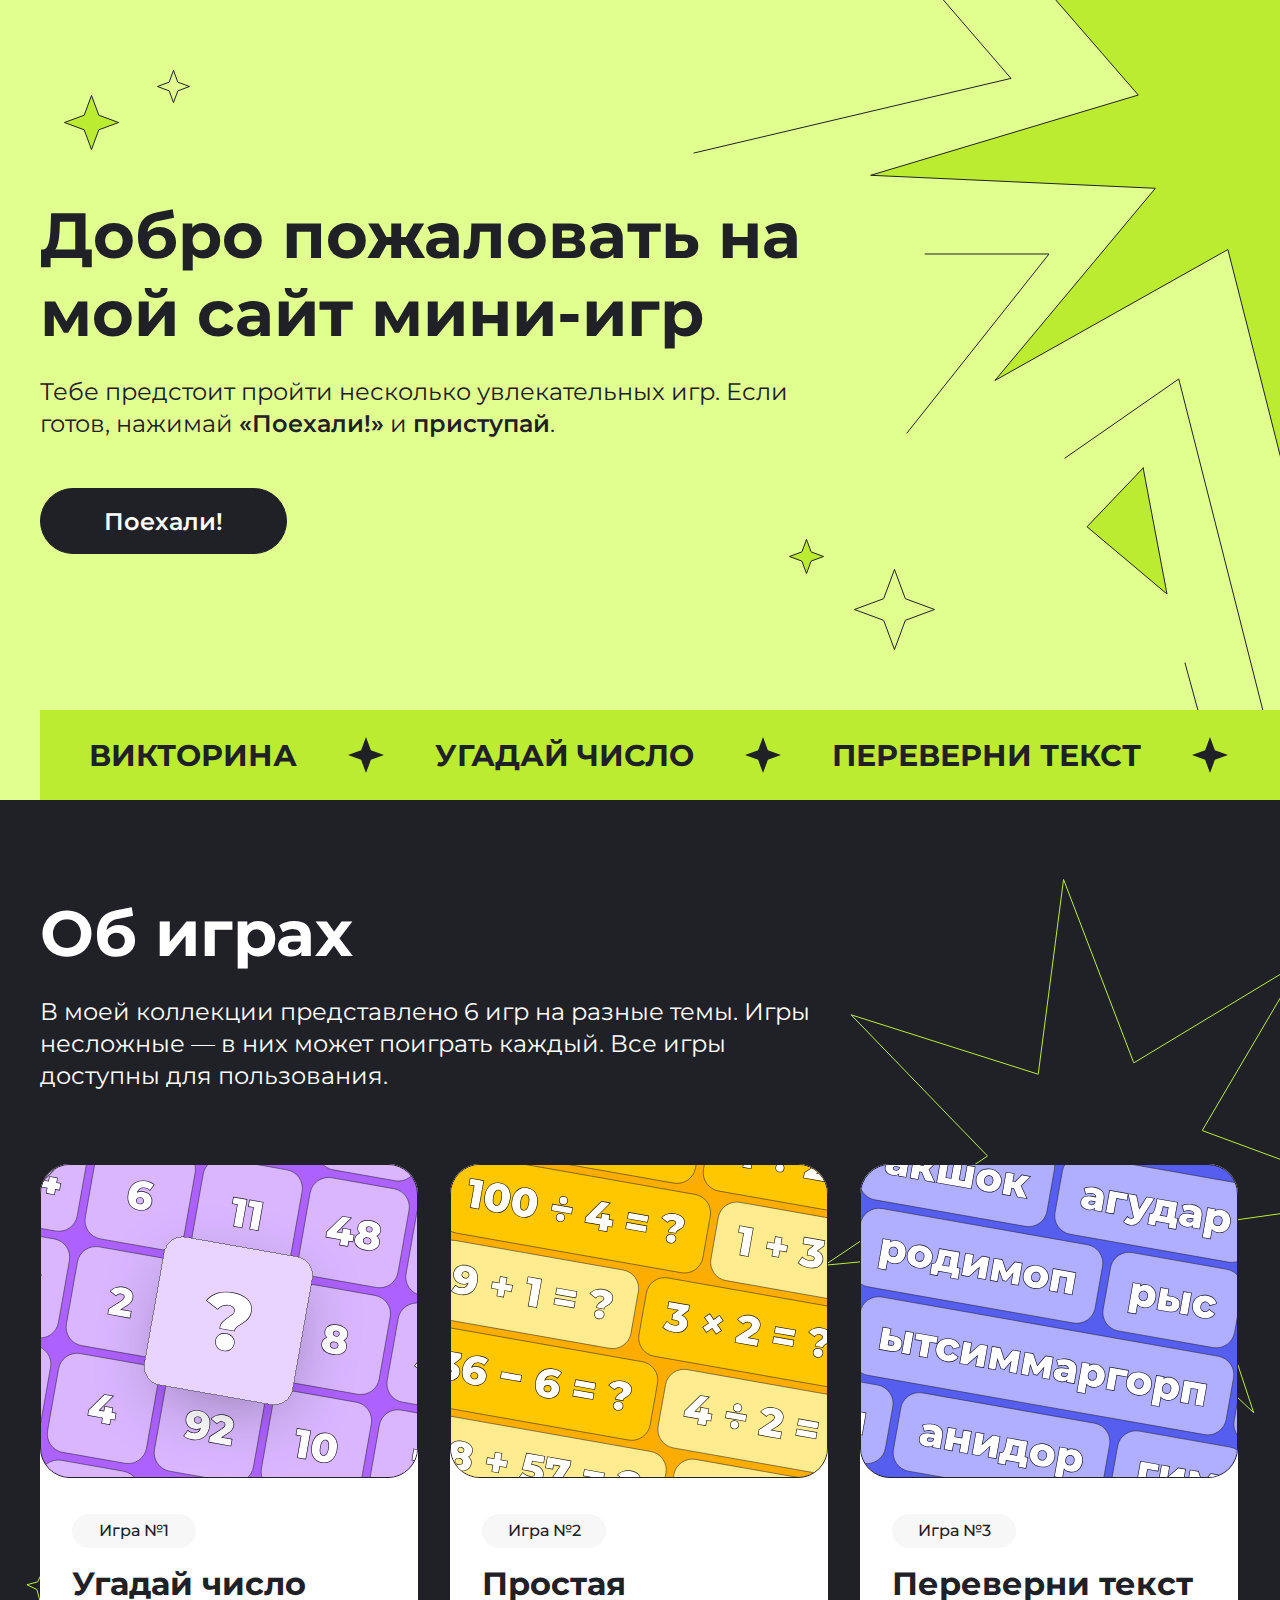
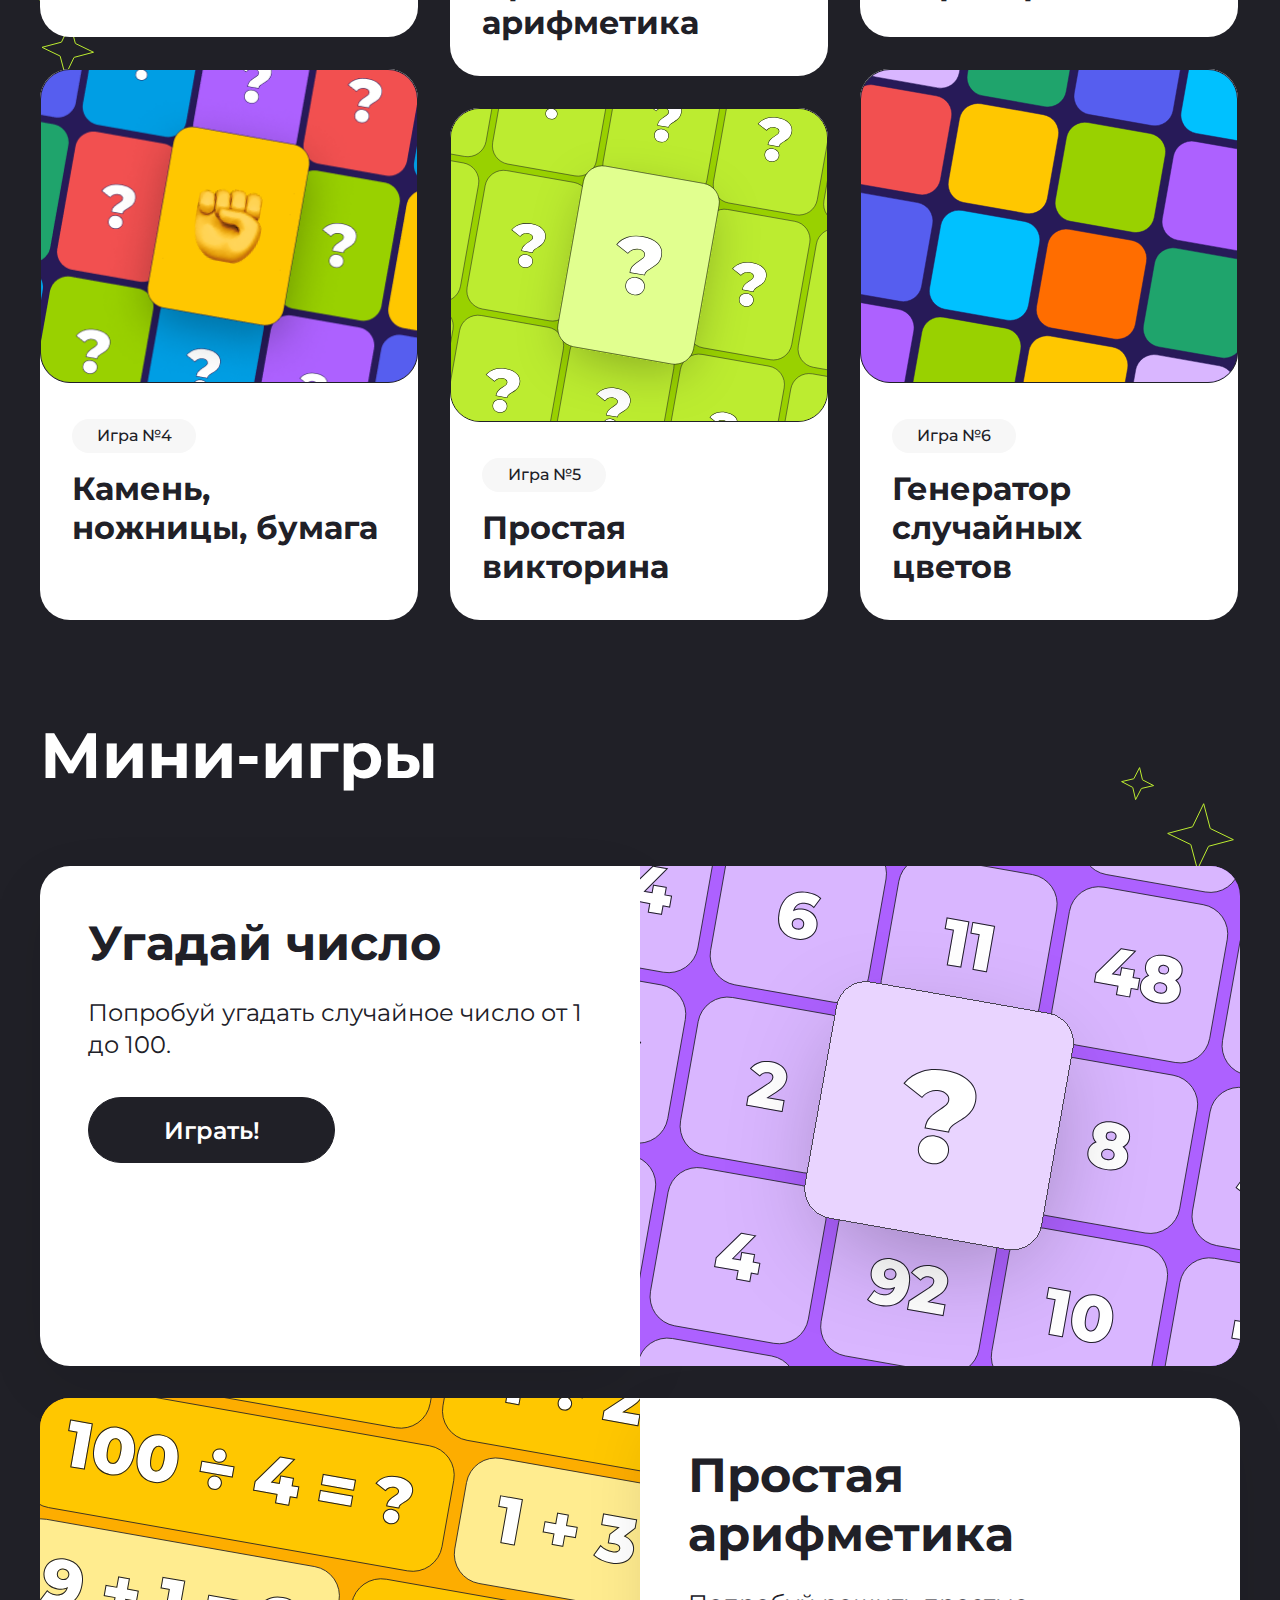
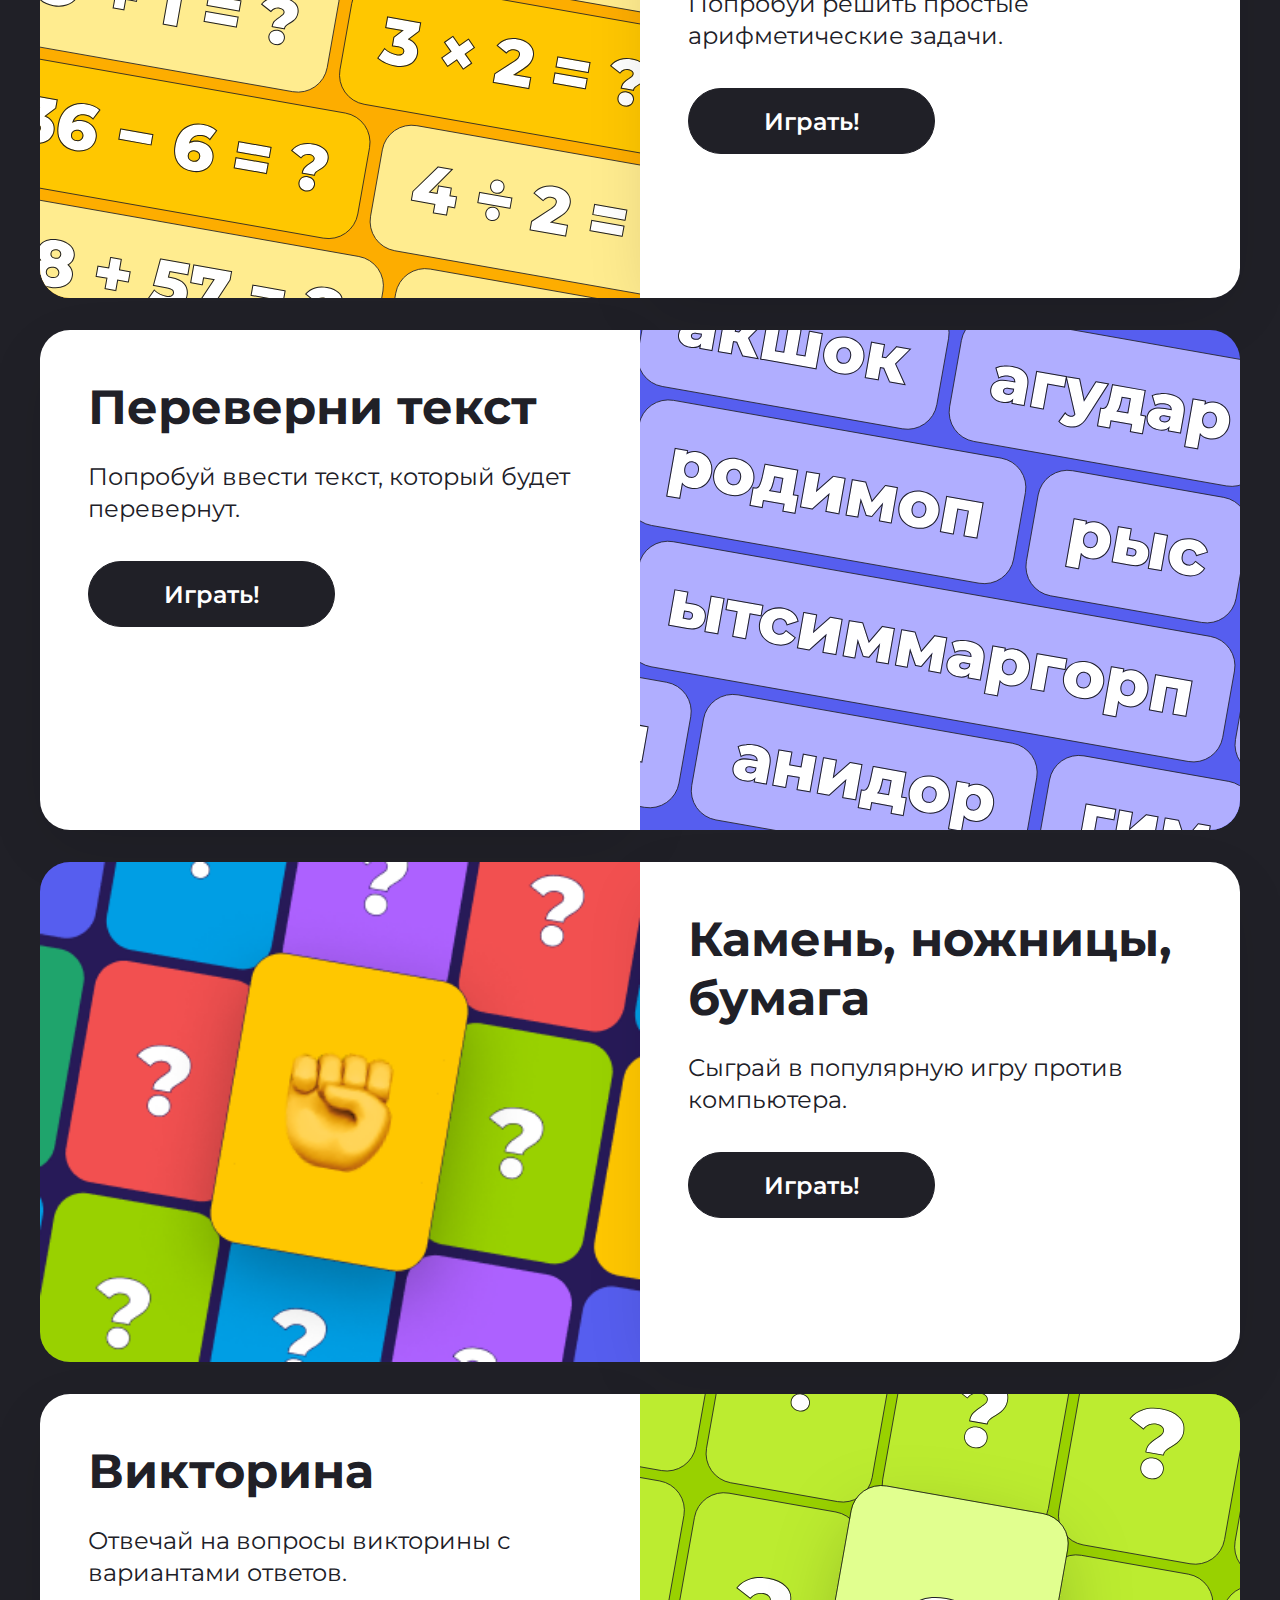
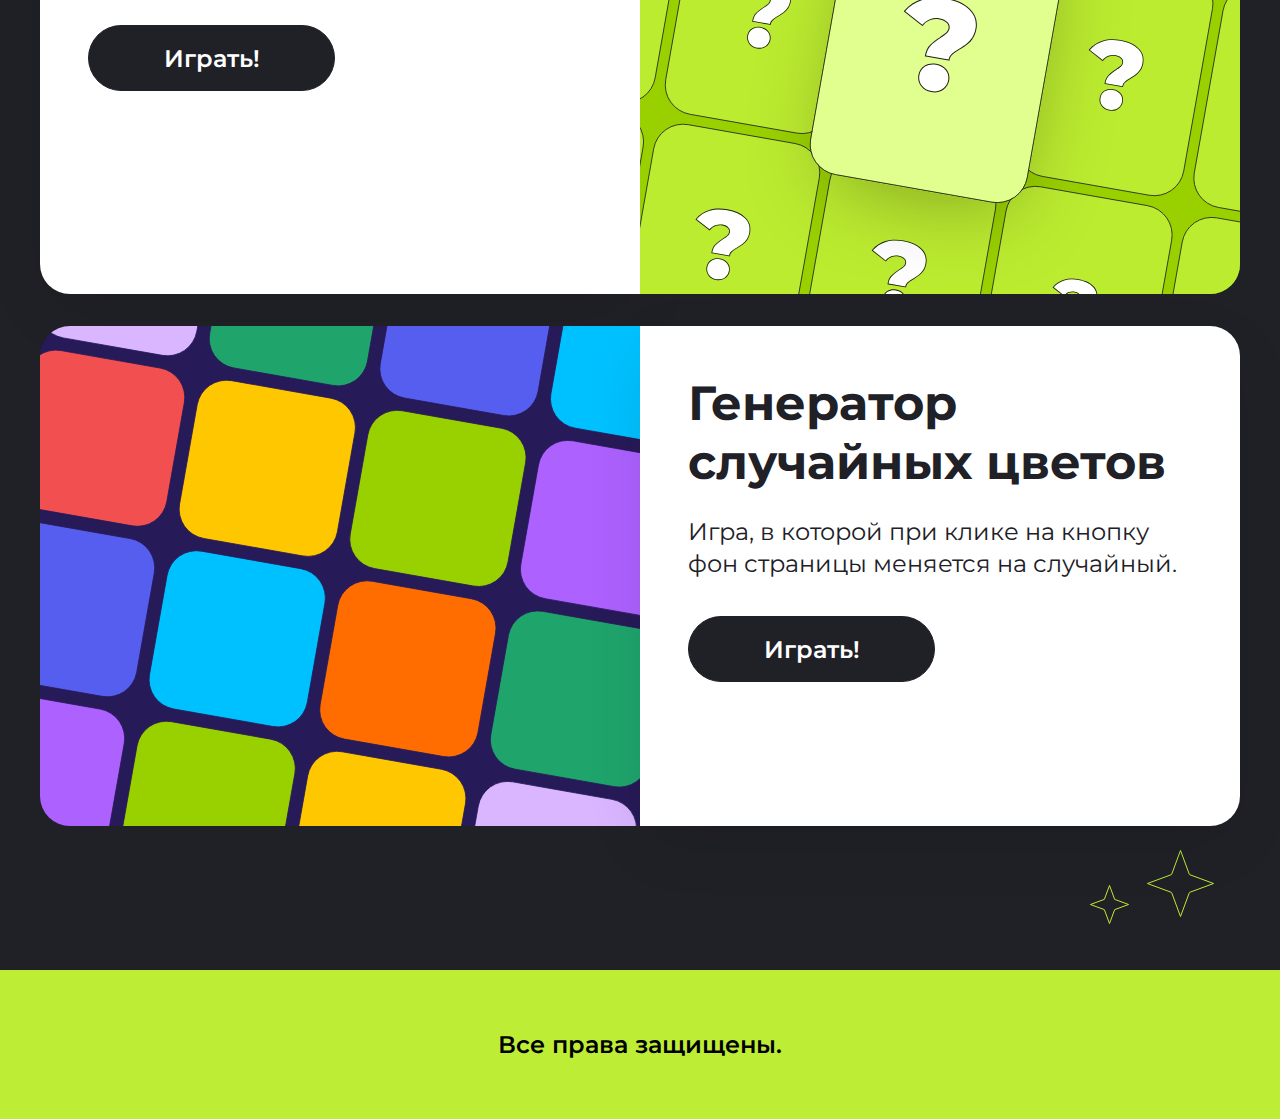
<file: index.html>
<!DOCTYPE html>
<html lang="en">
<head>
    <meta charset="UTF-8">
    <meta name="viewport" content="width=device-width, initial-scale=1.0">
    <title>Сайт мини-игр</title>
    <link rel="preconnect" href="https://fonts.googleapis.com">
    <link rel="preconnect" href="https://fonts.gstatic.com" crossorigin>
    <link href="https://fonts.googleapis.com/css2?family=Montserrat:ital,wght@0,100..900;1,100..900&display=swap" rel="stylesheet">    <link rel="stylesheet" href="style.css">
</head>
<body>
    <section class="top center">
        <div class="top__box">
            <h1 class="top__box-header">Добро пожаловать на мой сайт мини-игр</h1>
            <p class="top__box-text">Тебе предстоит пройти несколько увлекательных игр. Если готов, нажимай <span class="top__box-text-bold">«Поехали!»</span> и <span class="top__box-text-bold">приступай</span>.</p>
            <a class="top__box-btn button" href="#go">Поехали!</a>
            <a class="top__box-mini button" href="#mini">Поехали!</a>
        </div>
        <div class="top__animation anima">
            <h2 class="top__animation-titel">Викторина</h2>
            <img class="top__animation-image" src="img/Star.svg" alt="star">
            <h2 class="top__animation-titel">Угадай число</h2>
            <img class="top__animation-image" src="img/Star.svg" alt="star">
            <h2 class="top__animation-titel">Переверни текст</h2>
            <img class="top__animation-image" src="img/Star.svg" alt="star">
            <h2 class="top__animation-titel">Простая арифметика</h2>
            <img class="top__animation-image" src="img/Star.svg" alt="star">
            <h2 class="top__animation-titel">Камень, ножницы, бумага</h2>
            <img class="top__animation-image" src="img/Star.svg" alt="star">
            <h2 class="top__animation-titel">Генератор случайных чисел</h2>
            <img class="top__animation-image" src="img/Star.svg" alt="star">
        </div>
    </section>
    <section class="games center">
        <div class="games__box">
            <h1 class="games__box-header" id="go">Об играх</h1>
            <p class="games__box-text">В моей коллекции представлено 6 игр на разные темы. Игры несложные — в них может поиграть каждый. Все игры доступны для пользования.</p> 
        </div>
        <div class="games__product">
            <div class="games__product-container">
                <a href="#Number" class="games__product-link" style="height: 473px;">
                    <article class="games__product-box">
                        <img class="games__product-img games__product-Number" src="img/№1.svg" alt="Угадай число">
                        <div class="games__product-text">
                            <p class="games__product-text-number">Игра №1</p>
                            <h3 class="games__product-text-header">Угадай число</h3>   
                        </div>
                    </article>
                </a>
                <a href="#Rochambeau" class="games__product-link" style="height: 551px;">
                    <article class="games__product-box">
                        <img class="games__product-img games__product-Rochambeau" src="img/№4.png" alt="Камень, ножницы, бумага">
                        <div class="games__product-text">
                            <p class="games__product-text-number">Игра №4</p>
                            <h3 class="games__product-text-header">Камень, ножницы, бумага</h3>   
                        </div>
                    </article>
                </a>
            </div>
            <div class="games__product-container">
                <a href="#Math" class="games__product-link" style="height: 512px;">
                    <article class="games__product-box">
                        <img class="games__product-img games__product-Math" src="img/№2.svg" alt="Угадай число">
                            <div class="games__product-text">
                            <p class="games__product-text-number">Игра №2</p>
                            <h3 class="games__product-text-header">Простая арифметика</h3>   
                        </div>
                    </article>
                </a>
                <a href="#Quiz" class="games__product-link" style="height: 512px;">
                    <article class="games__product-box">
                        <img class="games__product-img games__product-Quiz" src="img/№5.svg" alt="Простая викторина">
                        <div class="games__product-text">
                            <p class="games__product-text-number">Игра №5</p>
                            <h3 class="games__product-text-header">Простая викторина</h3>   
                        </div>
                    </article>
                </a>
            </div>
            <div class="games__product-container">
                <a href="#Turning" class="games__product-link" style="height: 473px;">
                    <article class="games__product-box">
                        <img class="games__product-img games__product-Turning" src="img/№3.svg" alt="Переверни текст">
                        <div class="games__product-text">
                            <p class="games__product-text-number">Игра №3</p>
                            <h3 class="games__product-text-header">Переверни текст</h3>   
                        </div>
                    </article>
                </a>
                <a href="#Generator" class="games__product-link" style="height: 551px;">
                    <article class="games__product-box">
                        <img class="games__product-img games__product-Generator" src="img/№6.svg" alt="Генератор случайных цветов">
                        <div class="games__product-text">
                            <p class="games__product-text-number">Игра №6</p>
                            <h3 class="games__product-text-header">Генератор случайных цветов</h3>   
                        </div>
                    </article>
                </a>
            </div>
        </div>
    </section>
    <section class="mini center">
        <h1 id="mini" class="mini__header">Мини-игры</h1>
        <div class="mini__large">
            <article id="Number" class="mini__product">
                <div class="mini__box mini__left">
                    <h2 class="mini__box-header">Угадай число</h2>
                    <p class="mini__box-text">Попробуй угадать случайное число от 1 до 100.</p>
                    <a class="mini__box-btn button" href="Games/Number/Number.html">Играть!</a>
                </div>
                <img class="mini__product-left mini__product-Number" src="img/№1.svg" alt="Угадай число">
            </article>
            <article id="Math" class="mini__product product">
                <img class="mini__product-right mini__product-Math" src="img/№2.svg" alt="Простая арифметика">
                <div class="mini__box mini__right">
                    <h2 class="mini__box-header">Простая арифметика</h2>
                    <p class="mini__box-text">Попробуй решить простые арифметические задачи.</p>
                    <a class="mini__box-btn button" href="Games/Math/Math.html">Играть!</a>
                </div>
            </article>
            <article id="Turning" class="mini__product">
                <div class="mini__box mini__left">
                    <h2 class="mini__box-header">Переверни текст</h2>
                    <p class="mini__box-text">Попробуй ввести текст, который будет перевернут.</p>
                    <a class="mini__box-btn button" href="Games/Turning/Turning.html">Играть!</a>
                </div>
                <img class="mini__product-left mini__product-Turning" src="img/№3.svg" alt="Переверни текст">
            </article>
            <article id="Rochambeau" class="mini__product product">
                <img class="mini__product-right mini__product-Rochambeau" src="img/№4.png" alt="Камень, ножницы, бумага">
                <div class="mini__box mini__right">
                    <h2 class="mini__box-header">Камень, ножницы, бумага</h2>
                    <p class="mini__box-text">Сыграй в популярную игру против компьютера.</p>
                    <a class="mini__box-btn button" href="Games/Rochambeau/Rochambeau.html">Играть!</a>
                </div>
            </article>
            <article id="Quiz" class="mini__product">
                <div class="mini__box mini__left">
                    <h2 class="mini__box-header">Викторина</h2>
                    <p class="mini__box-text">Отвечай на вопросы викторины с вариантами ответов.</p>
                    <a class="mini__box-btn button" href="Games/Quiz/Quiz.html">Играть!</a>
                </div>
                <img class="mini__product-left mini__product-Quiz" src="img/№5.svg" alt="Викторина">
            </article>
            <article id="Generator" class="mini__product product">
                <img class="mini__product-right mini__product-Generator" src="img/№6.svg" alt="Генератор случайных цветов">
                <div class="mini__box mini__right">
                    <h2 class="mini__box-header">Генератор случайных цветов</h2>
                    <p class="mini__box-text">Игра, в которой при клике на кнопку фон страницы меняется на случайный.</p>
                    <a class="mini__box-btn button" href="Games/Generator/Generator.html">Играть!</a>
                </div>
            </article>
        </div>
    </section>
    <footer class="footer center">
        <h3 class="footer__header">Все права защищены.</h3>
    </footer>
</body>
</html>
</file>
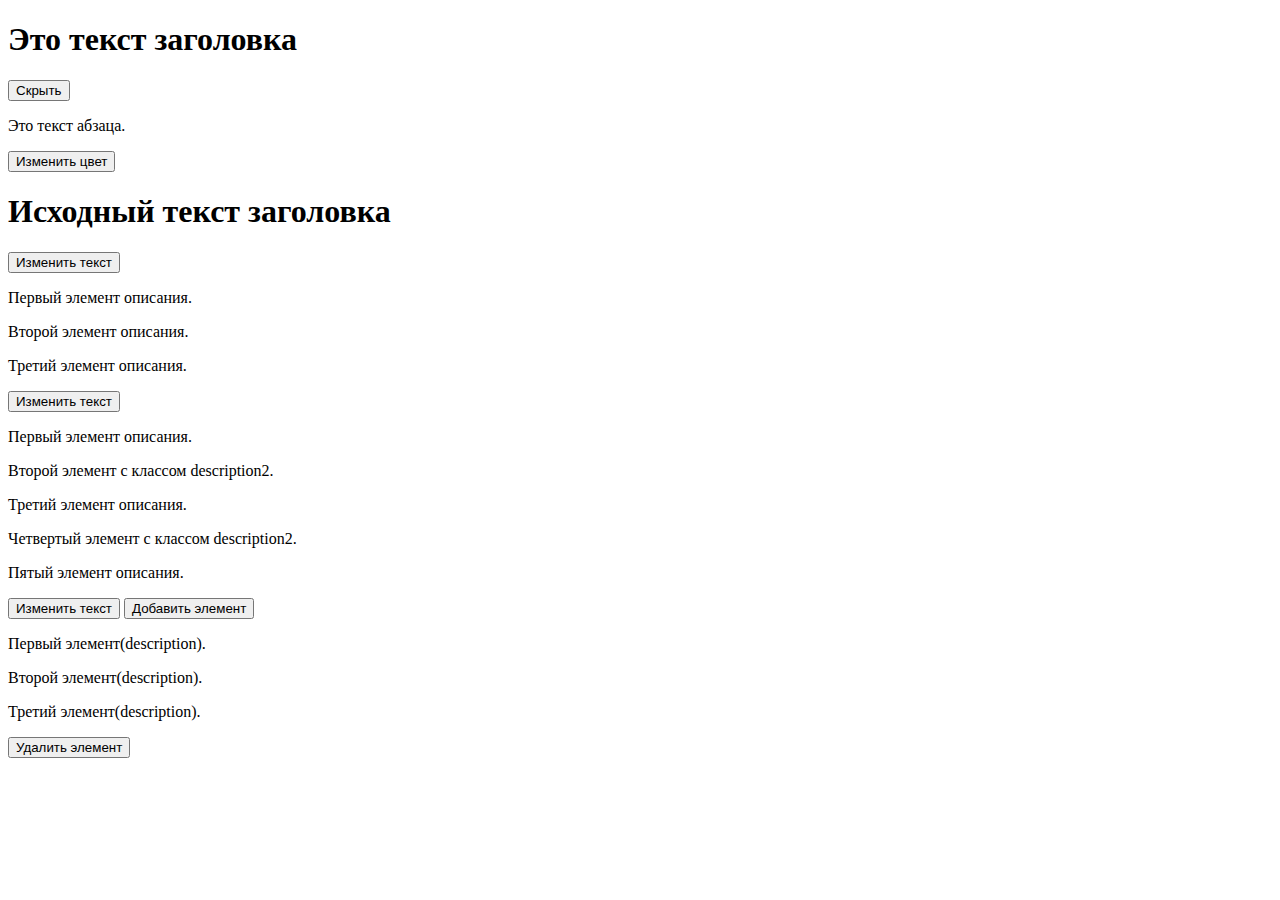
<file: JS.html>
<!DOCTYPE html>
<html lang="en">
<head>
    <meta charset="UTF-8">
    <meta name="viewport" content="width=device-width, initial-scale=1.0">
    <title>Document</title>
</head>
<body>
    <!-- Задача 1 -->
    <h1 id="heading1">Это текст заголовка</h1>
    <button id="toggleButton1">Скрыть</button>

    <!-- Задача 2 -->
    <p id="text">Это текст абзаца.</p>
    <button id="changeColorButton">Изменить цвет</button>

    <!-- Задача 3 -->
    <h1 id="heading2">Исходный текст заголовка</h1>
    <button id="changeTextButton1">Изменить текст</button>

    <!-- Задача 4 -->
    <p class="description">Первый элемент описания.</p>
    <p class="description">Второй элемент описания.</p>
    <p class="description">Третий элемент описания.</p>
    <button id="changeDescriptionButton">Изменить текст</button>

    <!-- Задача 5 -->
    <p class="description1">Первый элемент описания.</p>
    <p class="description2">Второй элемент с классом description2.</p>
    <p class="description1">Третий элемент описания.</p>
    <p class="description2">Четвертый элемент с классом description2.</p>
    <p class="description1">Пятый элемент описания.</p>
    <button id="changeTextButton2">Изменить текст</button>

    <!-- Задача 6 -->
    <button id="addElementButton">Добавить элемент</button>

    <!-- Задача 7 -->
    <p class="description3">Первый элемент(description).</p>
    <p class="description3">Второй элемент(description).</p>
    <p class="description3">Третий элемент(description).</p>
    <button id="removeElementButton">Удалить элемент</button>

    <script src="hw-9.js"></script>
</body>
</html>
</file>
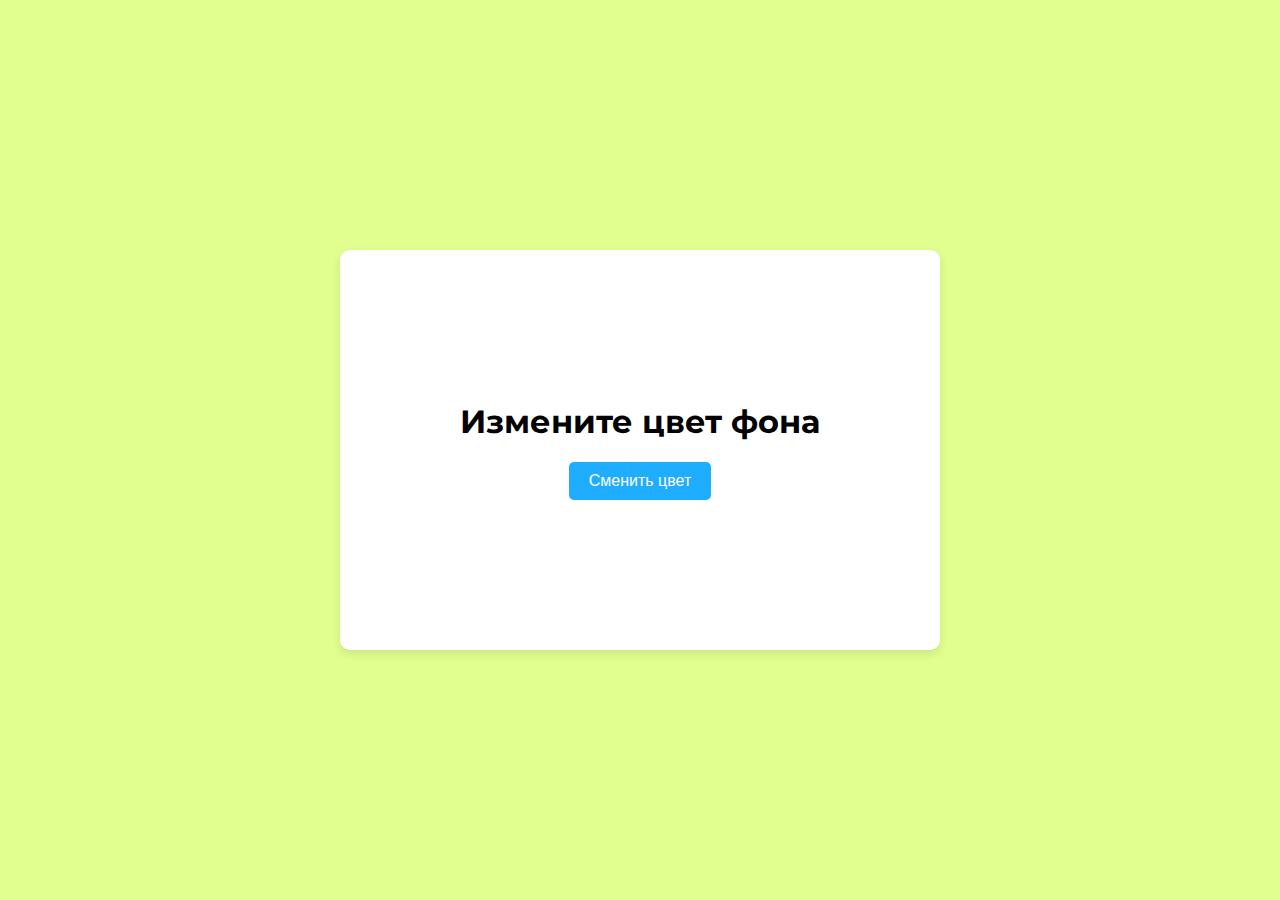
<file: Games/Generator/Generator.html>
<!DOCTYPE html>
<html lang="ru">
<head>
    <meta charset="UTF-8">
    <meta name="viewport" content="width=device-width, initial-scale=1.0">
    <title>Случайный цвет фона</title>
    <link rel="preconnect" href="https://fonts.googleapis.com">
    <link rel="preconnect" href="https://fonts.gstatic.com" crossorigin>
    <link href="https://fonts.googleapis.com/css2?family=Montserrat:ital,wght@0,100..900;1,100..900&display=swap" rel="stylesheet">    <link rel="stylesheet" href="style.css">
</head>
<body>
    <div class="game-container">
        <h1>Измените цвет фона</h1>
        <button id="change-color">Сменить цвет</button>
        <div id="color-display" class="color-display"></div>
    </div>
    <script src="script.js"></script>
</body>
</html>
</file>
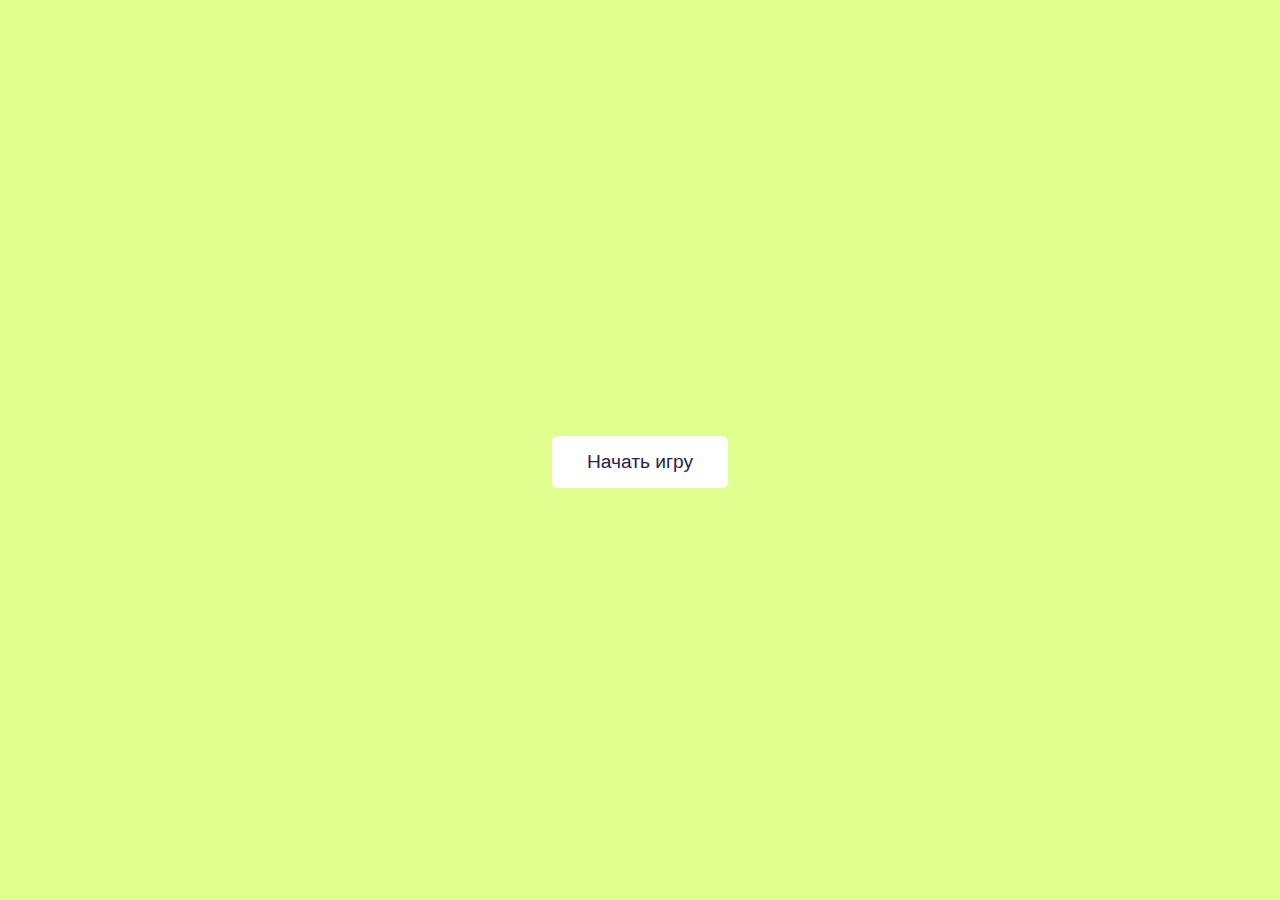
<file: Games/Math/Math.html>
<!DOCTYPE html>
<html lang="en">
  <head>
    <meta name="viewport" content="width=device-width, initial-scale=1.0" />
    <title>Простая арифметика</title>
    <link rel="preconnect" href="https://fonts.googleapis.com">
    <link rel="preconnect" href="https://fonts.gstatic.com" crossorigin>
    <link href="https://fonts.googleapis.com/css2?family=Montserrat:ital,wght@0,100..900;1,100..900&display=swap" rel="stylesheet">    <link rel="stylesheet" href="style.css">
  </head>
  <body>
    <div class="container">
      <h3>Кого здесь не хватает?</h3>
      <div id="question"></div>
      <button id="submit-btn">Ответить</button>
      <p id="error-msg">Some Demo Error Message</p>
    </div>
    <div class="controls-container">
      <p id="result"></p>
      <button id="start-btn">Начать игру</button>
    </div>
    <!-- Script -->
    <script src="script.js"></script>
  </body>
</html>
</file>
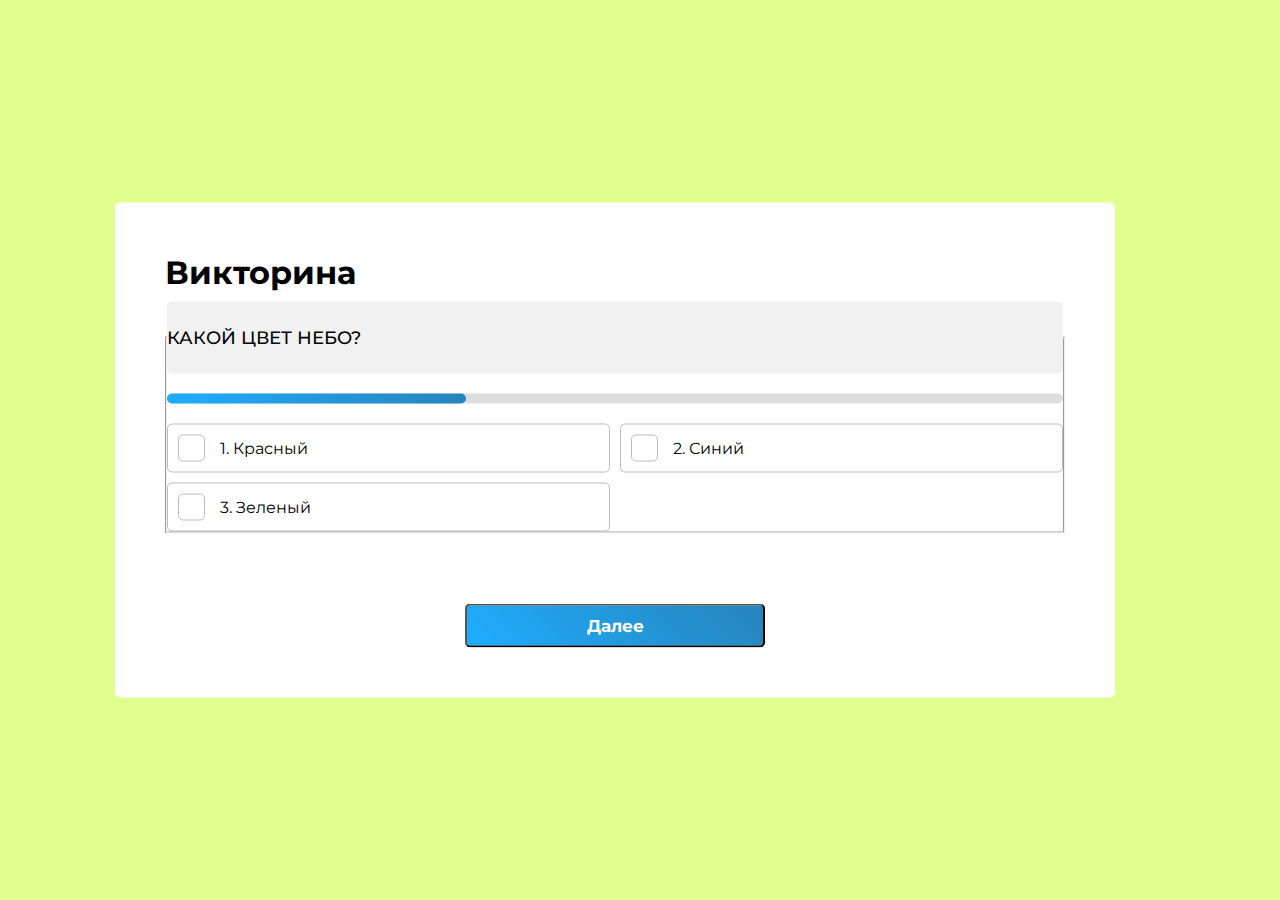
<file: Games/Quiz/Quiz.html>
<!DOCTYPE html>
<html lang="en">
  <head>
    <meta charset="UTF-8" />
    <meta name="viewport" content="width=device-width, initial-scale=1.0" />
    <title>Викторина</title>
    <link rel="preconnect" href="https://fonts.googleapis.com">
    <link rel="preconnect" href="https://fonts.gstatic.com" crossorigin>
    <link href="https://fonts.googleapis.com/css2?family=Montserrat:ital,wght@0,100..900;1,100..900&display=swap" rel="stylesheet">    <link rel="stylesheet" href="style.css">
  </head>
  <body>
    <div class="container">
      <div class="quiz">
        <!-- Форма, которая содержит весь квиз -->
        <form action="#!" class="quiz__form">
          <h1>Викторина</h1>
          <!-- Поле для каждого шага квиза -->
          <fieldset class="quiz__fieldset">
            <legend class="quiz__legend">
              <div class="quiz__question">
                <!-- Здесь будет отображаться текст вопроса -->
                <p id="question-text"></p>
              </div>
            </legend>
            <!-- Прогресс бар -->
            <div class="quiz__progress">
              <div class="quiz__progress-line">
                <div id="progress-fill" class="quiz__progress-fill"></div>
              </div>
            </div>
            <!-- Контейнер для отображения ответов -->
            <div class="quiz__answer" id="answers-container"></div>
          </fieldset>
          <!-- Кнопка для перехода к следующему шагу -->
          <button type="button" class="quiz__button" onclick="nextStep()">
            Далее
          </button>
        </form>
      </div>
    </div>

    <!-- Подключение файла JavaScript -->
    <script src="script.js"></script>
  </body>
</html>
</file>
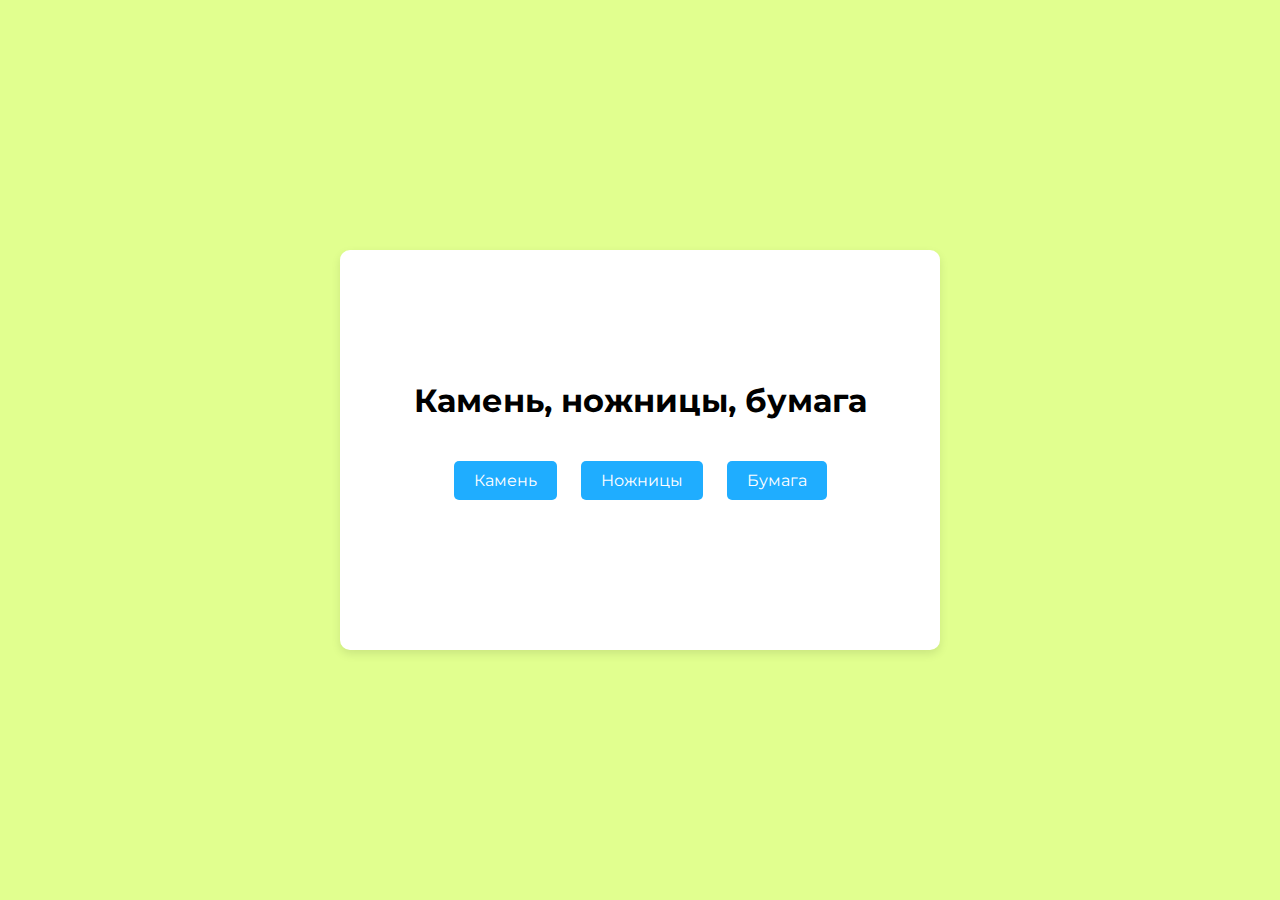
<file: Games/Rochambeau/Rochambeau.html>
<!DOCTYPE html>
<html lang="ru">
<head>
    <meta charset="UTF-8">
    <meta name="viewport" content="width=device-width, initial-scale=1.0">
    <title>Игра: Камень, ножницы, бумага</title>
    <link rel="preconnect" href="https://fonts.googleapis.com">
    <link rel="preconnect" href="https://fonts.gstatic.com" crossorigin>
    <link href="https://fonts.googleapis.com/css2?family=Montserrat:ital,wght@0,100..900;1,100..900&display=swap" rel="stylesheet">    <link rel="stylesheet" href="style.css">
</head>
<body>
    <div class="game-container">
        <h1>Камень, ножницы, бумага</h1>
        <div class="options">
            <button id="rock">Камень</button>
            <button id="scissors">Ножницы</button>
            <button id="paper">Бумага</button>
        </div>
        <div id="result" class="result"></div>
    </div>
    <script src="script.js"></script>
</body>
</html>
</file>
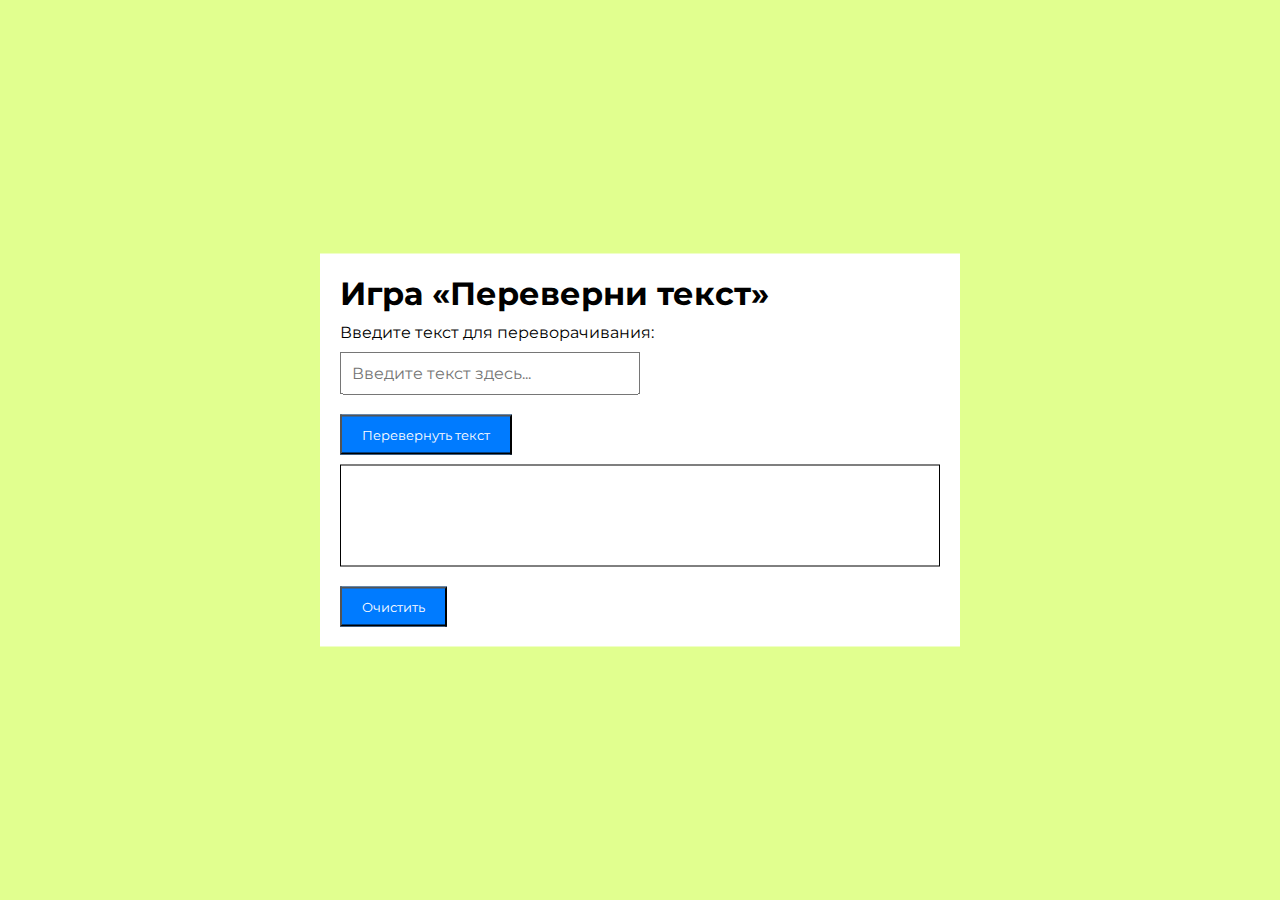
<file: Games/Turning/Turning.html>
<!DOCTYPE html>
<html lang="en">
<head>
    <meta charset="UTF-8">
    <meta name="viewport" content="width=device-width, initial-scale=1.0">
    <title>Игра «Переверни текст»</title>
    <link rel="preconnect" href="https://fonts.googleapis.com">
    <link rel="preconnect" href="https://fonts.gstatic.com" crossorigin>
    <link href="https://fonts.googleapis.com/css2?family=Montserrat:ital,wght@0,100..900;1,100..900&display=swap" rel="stylesheet">
    <link rel="stylesheet" href="styles.css">
</head>
<body>
    <div class="container">
      <h1>Игра «Переверни текст»</h1>
      <p>Введите текст для переворачивания:</p>
      <input type="text" id="inputText" placeholder="Введите текст здесь...">
      <button onclick="flipText()">Перевернуть текст</button>
      <div id="outputText"></div>
      <button onclick="clearInput()">Очистить</button>
    </div>

    <script src="script.js"></script>
</body>
</html>
</file>
<file: style.css>
* {
  margin: 0;
  padding: 0;
}

html {
  scroll-behavior: smooth;
}

a {
  text-decoration: none;
}

body {
  font-family: "Montserrat", sans-serif;
  overflow-x: hidden;
}

.center {
  padding-left: calc(50% - 600px);
  padding-right: calc(50% - 600px);
}

.button {
  display: block;
  box-sizing: border-box;
  border: 1px solid rgb(32, 32, 39);
  border-radius: 60px;
  background: rgb(32, 32, 39);
  color: rgb(255, 255, 255);
  font-size: 24px;
  font-weight: 600;
  line-height: 141.69%;
  letter-spacing: 0%;
  text-align: center;
  height: 66px;
  width: 247px;
  padding: 16px 28px;
}

.button:hover {
  background: transparent;
  color: rgb(32, 32, 39);
}

.anima {
  animation: ticker 20s linear infinite;
}

@keyframes ticker {
  0% {
    transform: translate3d(-5%, 0, 0);
  }
  100% {
    transform: translate3d(-50%, 0, 0);
  }
}
.top {
  height: 800px;
  background-color: rgb(225, 255, 143);
  background-image: url(img/Star2.svg), url(img/Star3.svg), url(img/Star5.svg), url(img/Star4.svg), url(img/Star9.svg);
  background-position: 63px 94px, 156px 69px, calc(100% - 455px) calc(100% - 225px), calc(100% - 344px) calc(100% - 149px), 100% 0;
  background-repeat: no-repeat;
}
.top__box {
  padding-top: 196px;
  max-width: 768px;
}
.top__box-header {
  color: rgb(32, 32, 39);
  font-size: 64px;
  font-weight: 700;
  line-height: 78px;
  letter-spacing: 0px;
  text-align: left;
  padding-bottom: 24px;
}
.top__box-text {
  color: rgb(32, 32, 39);
  font-size: 24px;
  font-weight: 400;
  line-height: 32px;
  letter-spacing: 0px;
  text-align: left;
  padding-bottom: 48px;
}
.top__box-text-bold {
  color: rgb(32, 32, 39);
  font-size: 24px;
  font-weight: 600;
  line-height: 32px;
  letter-spacing: 0px;
  padding-bottom: 48px;
}
.top__box-mini {
  display: none;
}
.top__animation {
  margin-top: 156px;
  background-color: rgb(188, 236, 48);
  width: 3220px;
  display: flex;
  flex-direction: row;
  align-items: center;
  gap: 51px;
  padding: 27px 49px;
}
.top__animation-titel {
  color: rgb(32, 32, 39);
  font-size: 30px;
  font-weight: 700;
  line-height: 110%;
  letter-spacing: 4%;
  text-align: left;
  text-transform: uppercase;
}
.top__animation-image {
  width: 36px;
  height: 36px;
}

.games {
  background: rgb(32, 32, 39);
  background-image: url(img/Star1.svg), url(img/Star11.svg), url(img/Star12.svg), url(img/Star4.svg);
  background-position: 100% 77px, 25px 770px, 40px 822px;
  background-repeat: no-repeat;
}
.games__box {
  max-width: 788px;
  padding-top: 94px;
}
.games__box-header {
  color: rgb(255, 255, 255);
  font-size: 64px;
  font-weight: 700;
  line-height: 78px;
  letter-spacing: 0px;
  text-align: left;
  margin-bottom: 24px;
}
.games__box-text {
  color: rgb(255, 255, 255);
  font-size: 24px;
  font-weight: 400;
  line-height: 32px;
  letter-spacing: 0px;
  text-align: left;
  margin-bottom: 72px;
}
.games__product {
  display: flex;
  gap: 32px;
}
.games__product-container {
  display: flex;
  flex-direction: column;
  gap: 32px;
}
.games__product-link {
  grid-column: span 4;
  transition: 0.4s ease-in-out;
  overflow: hidden;
}
.games__product-link:hover {
  transform: scale(1.1);
}
.games__product-box {
  height: 100%;
  max-width: 378px;
  border-radius: 30px;
  background-color: white;
}
.games__product-img {
  box-sizing: border-box;
  border: 0.5px solid rgb(32, 32, 39);
  border-radius: 30px;
}
.games__product-Number {
  width: 100%;
  background-color: #AD61FF;
}
.games__product-Math {
  width: 100%;
  background-color: #FDAD00;
}
.games__product-Turning {
  width: 100%;
  background-color: #565EEF;
}
.games__product-Rochambeau {
  width: 100%;
  background-color: #271A58;
}
.games__product-Quiz {
  width: 100%;
  background-color: #99D100;
}
.games__product-Generator {
  width: 100%;
  background-color: #271A58;
}
.games__product-text {
  padding: 32px 32px 36px;
}
.games__product-text-number {
  border-radius: 52.58px;
  background: rgb(247, 247, 247);
  color: rgb(32, 32, 39);
  font-size: 16px;
  font-weight: 500;
  line-height: 110%;
  letter-spacing: 0px;
  text-align: center;
  width: 108px;
  padding: 8px;
  margin-bottom: 16px;
}
.games__product-text-header {
  color: rgb(32, 32, 39);
  font-size: 32px;
  font-weight: 700;
  line-height: 39px;
  letter-spacing: 0px;
  text-align: left;
}

.mini {
  background: rgb(32, 32, 39);
  padding-top: 96px;
  background-image: url(img/Star7.svg), url(img/Star6.svg), url(img/Star8.svg), url(img/Star10.svg);
  background-position: calc(100% - 124px) calc(100% - 3368px), calc(100% - 45px) calc(100% - 3299px), calc(100% - 65px) calc(100% - 52px), calc(100% - 150px) calc(100% - 45px);
  background-repeat: no-repeat;
}
.mini__header {
  color: rgb(255, 255, 255);
  font-size: 64px;
  font-weight: 700;
  line-height: 78px;
  letter-spacing: 0px;
  text-align: left;
  padding-bottom: 72px;
}
.mini__large {
  display: flex;
  flex-direction: column;
  align-content: center;
  flex-wrap: wrap;
  gap: 32px;
  padding-bottom: 144px;
}
.mini__product {
  height: 500px;
  width: 100%;
  display: flex;
}
.mini__product-left {
  box-sizing: border-box;
  border-top-right-radius: 30px;
  border-bottom-right-radius: 30px;
}
.mini__product-right {
  border-top-left-radius: 30px;
  border-bottom-left-radius: 30px;
}
.mini__product-Number {
  width: 100%;
  background-color: #AD61FF;
}
.mini__product-Math {
  width: 100%;
  background-color: #FDAD00;
}
.mini__product-Turning {
  width: 100%;
  background-color: #565EEF;
}
.mini__product-Rochambeau {
  width: 100%;
  background-color: #271A58;
}
.mini__product-Quiz {
  width: 100%;
  background-color: #99D100;
}
.mini__product-Generator {
  width: 100%;
  background-color: #271A58;
}
.mini__left {
  border-top-left-radius: 30px;
  border-bottom-left-radius: 30px;
  max-width: 600px;
}
.mini__right {
  border-top-right-radius: 30px;
  border-bottom-right-radius: 30px;
  max-width: 600px;
}
.mini__box {
  width: 100%;
  max-width: 504px;
  padding: 48px 48px;
  box-shadow: 0px 20px 67px -12px rgba(0, 0, 0, 0.13);
  background: rgb(255, 255, 255);
}
.mini__box-header {
  color: rgb(32, 32, 39);
  font-size: 48px;
  font-weight: 700;
  line-height: 59px;
  letter-spacing: 0px;
  text-align: left;
  padding-bottom: 24px;
}
.mini__box-text {
  color: rgb(32, 32, 39);
  font-size: 24px;
  font-weight: 400;
  line-height: 32px;
  letter-spacing: 0px;
  text-align: left;
  padding-bottom: 36px;
}

.footer {
  max-height: 150px;
  background: rgb(189, 237, 53);
}
.footer__header {
  color: rgb(0, 0, 0);
  font-size: 24px;
  font-weight: 600;
  line-height: 29px;
  letter-spacing: 0px;
  text-align: center;
  padding: 60px;
}

@media (max-width: 769px) {
  .mini__product {
    height: auto;
    width: 768px;
  }
  .mini__box {
    padding: 24px 24px;
  }
}
@media (max-width: 426px) {
  .button {
    width: 285px;
    height: 55px;
    color: rgb(255, 255, 255);
    font-size: 16px;
    font-weight: 600;
    line-height: 141.69%;
    letter-spacing: 0%;
    text-align: center;
  }
  .button:hover {
    background: rgb(32, 32, 39);
    color: rgb(255, 255, 255);
  }
  .center {
    padding-left: 16px;
    padding-right: 16px;
  }
  .top {
    height: 700px;
    background-image: url(img/Mobile/Star2.svg), url(img/Mobile/Star3.svg), url(img/Mobile/Star5.svg), url(img/Mobile/Star4.svg), url(img/Mobile/Star1.svg);
    background-position: 37px 97px, 91px 64px, calc(100% - 86px) calc(100% - 125px), calc(100% - 34px) calc(100% - 79px), 100% 0;
    background-repeat: no-repeat;
  }
  .top__box {
    padding-top: 147px;
    display: flex;
    flex-direction: column;
    align-items: center;
  }
  .top__box-header {
    color: rgb(32, 32, 39);
    font-size: 40px;
    font-weight: 700;
    line-height: 49px;
    letter-spacing: 0px;
    text-align: center;
  }
  .top__box-text {
    color: rgb(32, 32, 39);
    font-size: 16px;
    font-weight: 400;
    line-height: 20px;
    letter-spacing: 0px;
    text-align: center;
    padding-bottom: 36px;
  }
  .top__box-text-bold {
    color: rgb(32, 32, 39);
    font-size: 16px;
    font-weight: 600;
    line-height: 20px;
    letter-spacing: 0px;
    text-align: center;
  }
  .top__box-btn {
    display: none;
  }
  .top__box-mini {
    display: block;
  }
  .top__animation {
    margin-top: 131px;
    width: 1717.4px;
    height: 19px;
    padding: 16px 24px 16px 24px;
    gap: 27.4px;
  }
  .top__animation-titel {
    color: rgb(32, 32, 39);
    font-size: 16px;
    font-weight: 700;
    line-height: 110%;
    letter-spacing: 4%;
    text-align: left;
    text-transform: uppercase;
  }
  .top__animation-image {
    width: 19.34px;
    height: 19.34px;
  }
  .games {
    display: none;
  }
  .mini {
    background: rgb(32, 32, 39);
    padding-top: 48px;
  }
  .mini__header {
    font-size: 40px;
    line-height: 49px;
    padding-bottom: 48px;
  }
  .mini__large {
    gap: 24px;
    padding-bottom: 48.88px;
  }
  .mini__product {
    height: auto;
    max-width: 343px;
    display: flex;
    flex-direction: column-reverse;
    align-items: center;
    background: rgb(255, 255, 255);
    border-radius: 30px;
  }
  .mini__product-Number {
    width: 100%;
    border-radius: 30px;
  }
  .mini__product-Math {
    width: 100%;
    border-radius: 30px;
  }
  .mini__product-Turning {
    width: 100%;
    border-radius: 30px;
  }
  .mini__product-Rochambeau {
    width: 100%;
    border-radius: 30px;
  }
  .mini__product-Quiz {
    width: 100%;
    border-radius: 30px;
  }
  .mini__product-Generator {
    width: 100%;
    border-radius: 30px;
  }
  .mini__left {
    border-radius: 30px 30px;
  }
  .mini__right {
    border-radius: 30px 30px;
  }
  .mini__box {
    display: flex;
    width: auto;
    padding: 29px 29px 32px;
    flex-direction: column;
    justify-content: center;
  }
  .mini__box-header {
    padding-bottom: 16px;
    font-size: 32px;
    line-height: 39px;
    text-align: left;
  }
  .mini__box-text {
    font-size: 16px;
    font-weight: 400;
    line-height: 20px;
    padding-bottom: 32px;
    text-align: left;
  }
  .product {
    display: flex;
    flex-direction: column;
  }
  .footer {
    max-height: 100px;
  }
  .footer__header {
    font-size: 16px;
    line-height: 20px;
    padding: 40px 0 40px;
  }
}/*# sourceMappingURL=style.css.map */
</file>
<file: Games/Generator/style.css>
body {
    background-color: rgb(225, 255, 143);
    font-family: "Montserrat", sans-serif;
    display: flex;
    justify-content: center;
    align-items: center;
    height: 100vh;
    margin: 0;
}

.game-container {
    background-color: #fff;
    width: 600px;
    height: 400px;
    display: flex;
    flex-direction: column;
    justify-content: center;
    align-items: center;
    border-radius: 10px;
    box-shadow: 0 4px 10px rgba(0, 0, 0, 0.1);
    text-align: center;
}

button {
    background-color: #1fadff;
    color: #fff;
    border: none;
    padding: 10px 20px;
    font-size: 16px;
    border-radius: 5px;
    cursor: pointer;
    transition: background-color 0.3s;
}

button:hover {
    background-color: #2684bb;
}

.color-display {
    margin-top: 20px;
    font-size: 18px;
    font-weight: bold;
}
</file>
<file: Games/Math/style.css>
* {
  padding: 0;
  margin: 0;
}

body {
  background-color: rgb(225, 255, 143);
  font-family: "Montserrat", sans-serif;  
  box-sizing: border-box;
}

.container {
  background-color: #ffffff;
  width: 90%;
  max-width: 31.25em;
  position: absolute;
  transform: translate(-50%, -50%);
  top: 50%;
  left: 50%;
  padding: 5em 3em;
  border-radius: 0.5em;
}

.container h3 {
  font-size: 1.2em;
  color: #23234c;
  text-align: center;
  font-weight: 500;
  line-height: 1.8em;
}

.container #submit-btn {
  font-size: 1.2em;
  font-weight: 500;
  display: block;
  margin: 0 auto;
  background-color: rgb(225, 255, 143);
  border-radius: 0.3em;
  border: none;
  outline: none;
  cursor: pointer;
  color: #23234c;
  padding: 0.6em 2em;

}
#error-msg {
  text-align: center;
  margin-top: 1em;
  background-color: #ffdde0;
  color: #d62f2f;
  padding: 0.2em 0;
}

.container #question {
  background-color: #eeedf1;
  font-size: 2em;
  font-weight: 600;
  color: #23234c;
  text-align: center;
  display: flex;
  align-items: center;
  justify-content: center;
  margin: 1.4em 0 1em 0;
  padding: 1em 0;
}

.container input {
  font-size: 1em;
  font-weight: 600;
  width: 2.35em;
  color: #23234c;
  text-align: center;
  padding: 0 0.2em;
  border: none;
  background-color: transparent;
  border-bottom: 0.12em solid #23234c;
  margin: 0 0.25em;
}

.container input:focus {
  border-color: rgb(225, 255, 143);
  outline: none;
}

/*Hide Number Arrows*/
.container input[type="number"] {
  -moz-appearance: textfield;
}

.container input[type="number"]::-webkit-outer-spin-button,
.container input[type="number"]::-webkit-inner-spin-button {
  -webkit-appearance: none;
  margin: 0;
}

.controls-container {
  position: absolute;
  display: flex;
  align-items: center;
  justify-content: center;
  flex-direction: column;
  background-color: rgb(225, 255, 143);
  height: 100%;
  width: 100%;
  top: 0;
}

#start-btn {
  font-size: 1.2em;
  font-weight: 500;
  background-color: #ffffff;
  color: #23234c;
  border: none;
  outline: none;
  cursor: pointer;
  padding: 0.8em 1.8em;
  border-radius: 0.3em;
}

#result {
  margin-bottom: 1em;
  font-size: 1.5em;
  color: #23234c;
}

#result span {
  font-weight: 600;
}

.hide {
  display: none;
}
</file>
<file: Games/Quiz/style.css>
* {
    margin: 0;
    padding: 0;
}
  
body {
    background-color: rgb(225, 255, 143);
    font-family: "Montserrat", sans-serif;
}

h1 {
    padding-bottom: 10px;
    color: #000;
}

.container {
    max-width: 950px;
    width: 100%;
    position: absolute;
    top: 50%;
    left: 50%;
    transform: translate(-50%, -50%);
}
  
/* Основной контейнер квиза */
.quiz {
    max-width: 900px;
    display: flex;
    flex-direction: column;
    align-items: center;
    flex: 1 0 auto;
}
  
/* Стили для формы квиза */
.quiz__form {
    display: flex;
    flex-direction: column;
    width: 100%;
    background-color: #fff;
    padding: 50px;
    border-radius: 5px;
}


  
/* Поле для шага квиза */
.quiz__fieldset {
    margin-bottom: 50px;
}
  
/* Легенда с вопросом и аватаром */
.quiz__legend {
    display: flex;
    align-items: center;
    background-color: #f1f1f1;
    padding: 15px 0;
    border-radius: 5px;
    margin-bottom: 20px;
    width: 100%;
}
  
/* Стили для аватара */
.quiz__ava {
    width: 60px;
    margin-right: 20px;
}
  
/* Стили для вопроса */
.quiz__question p:first-child {
    text-transform: uppercase;
    font-weight: 500;
}
  
/* Контейнер для прогресс-бара */
.quiz__progress {
    width: 100%;
    height: 10px;
    margin-bottom: 20px;
}
  
/* Линия прогресса */
.quiz__progress-line {
    width: 100%;
    height: 10px;
    background-color: #ddd;
    border-radius: 5px;
}
  
/* Заполнение прогресс-бара */
.quiz__progress-fill {
    width: 20%;
    height: 10px;
    background: linear-gradient(45deg, #1fadff 0, #2684bb 100%);
    border-radius: 5px;
    transition: width 0.3s;
}
  
/* Сетка для ответов */
.quiz__answer {
    display: grid;
    grid-template-columns: 1fr 1fr;
    gap: 10px;
}
  
/* Стили для ответа */
.quiz__answer-item {
    display: flex;
    align-items: center;
    border: 1px solid #bbb;
    padding: 10px;
    border-radius: 5px;
    cursor: pointer;
}
  
/* Круг для отметки ответа */
.quiz__answer-item-circle {
    width: 25px;
    height: 25px;
    border-radius: 5px;
    border: 1px solid #bbb;
    margin-right: 15px;
    position: relative;
}
  
/* Иконка "проверки" ответа */
.quiz__answer-item-circle:after {
    width: 20px;
    height: 22px;
    position: absolute;
    top: 50%;
    left: 50%;
    transform: translate(-50%, -50%);
    content: url(file:///C:/Users/rimaz/Desktop/2-nd%20course%20hw/Games/Quiz/tick-color.svg);
    opacity: 0;
    transition: opacity 0.3s;
}
  
/* Текст ответа */
.quiz__answer-item-text {
    line-height: 1.5;
}
  
/* Скрытие радиокнопок */
.quiz__answer-item input {
    display: none;
}
  
/* Стили для выбранного ответа */
.quiz__answer-item input:checked + .quiz__answer-item-circle {
    border: 1px solid #2684bb;
}
  
.quiz__answer-item input:checked + .quiz__answer-item-circle:after {
    opacity: 1;
}
  
/* Стили для кнопки перехода */
.quiz__button {
    width: 300px;
    font-weight: 700;
    color: #fff;
    padding: 10px 0;
    background: linear-gradient(45deg, #1fadff 0, #2684bb 100%);
    border-radius: 5px;
    margin: 0 auto;
    cursor: pointer;
    font-size: 17px;
    text-align: center;
    font-family: inherit;
}

.quiz h2 {
    font-size: 24px;
    margin-bottom: 20px;
}

.quiz p {
    font-size: 18px;
    margin: 10px 0;
}

.quiz .quiz__button {
    margin-top: 20px;
}
</file>
<file: Games/Rochambeau/style.css>
body {
    background-color: rgb(225, 255, 143);
    font-family: "Montserrat", sans-serif;
    display: flex;
    justify-content: center;
    align-items: center;
    height: 100vh;
    margin: 0;
}

.game-container {
    background-color: #fff;
    width: 600px;
    height: 400px;
    display: flex;
    flex-direction: column;
    justify-content: center;
    align-items: center;
    border-radius: 10px;
    box-shadow: 0 4px 10px rgba(0, 0, 0, 0.1);
    text-align: center;
}

.options {
    margin: 20px 0;
}

button {
    background-color: #1fadff;
    color: #fff;
    border: none;
    padding: 10px 20px;
    font-size: 16px;
    border-radius: 5px;
    cursor: pointer;
    margin: 0 10px;
    transition: background-color 0.3s;
    font-family: inherit;
}

button:hover {
    background-color: #2684bb;
}

.result {
    margin-top: 20px;
    font-size: 18px;
    font-weight: bold;
}
</file>
<file: Games/Turning/styles.css>
* {
    margin: 0;
    padding: 0;
}

body {
    background-color: rgb(225, 255, 143);
    font-family: "Montserrat", sans-serif;
}
  
.container {
    background-color: #fff;
    width: 600px;
    margin: auto;
    padding: 20px;
    position: absolute;
    top: 50%;
    left: 50%;
    transform: translate(-50%, -50%);
}
  
h1 {
    padding-bottom: 10px;
    color: #000;
}
  
input[type=text] {
    margin-top: 10px;
    font-size: 16px;
    width: 50%;
    padding: 10px;
    box-sizing: border-box;
    outline: none;
    font-family: inherit;
}
  
button {
    display: block;
    margin-top: 20px;
    background-color: #007bff;
    color: white;
    padding: 10px 20px;
    text-decoration: none;
    cursor: pointer;
    font-family: inherit;
}
  
#outputText {
    margin-top: 10px;
    height: 100px;
    font-weight: bold;
    color: #000;
    border: 1px solid #000;
}
</file>
